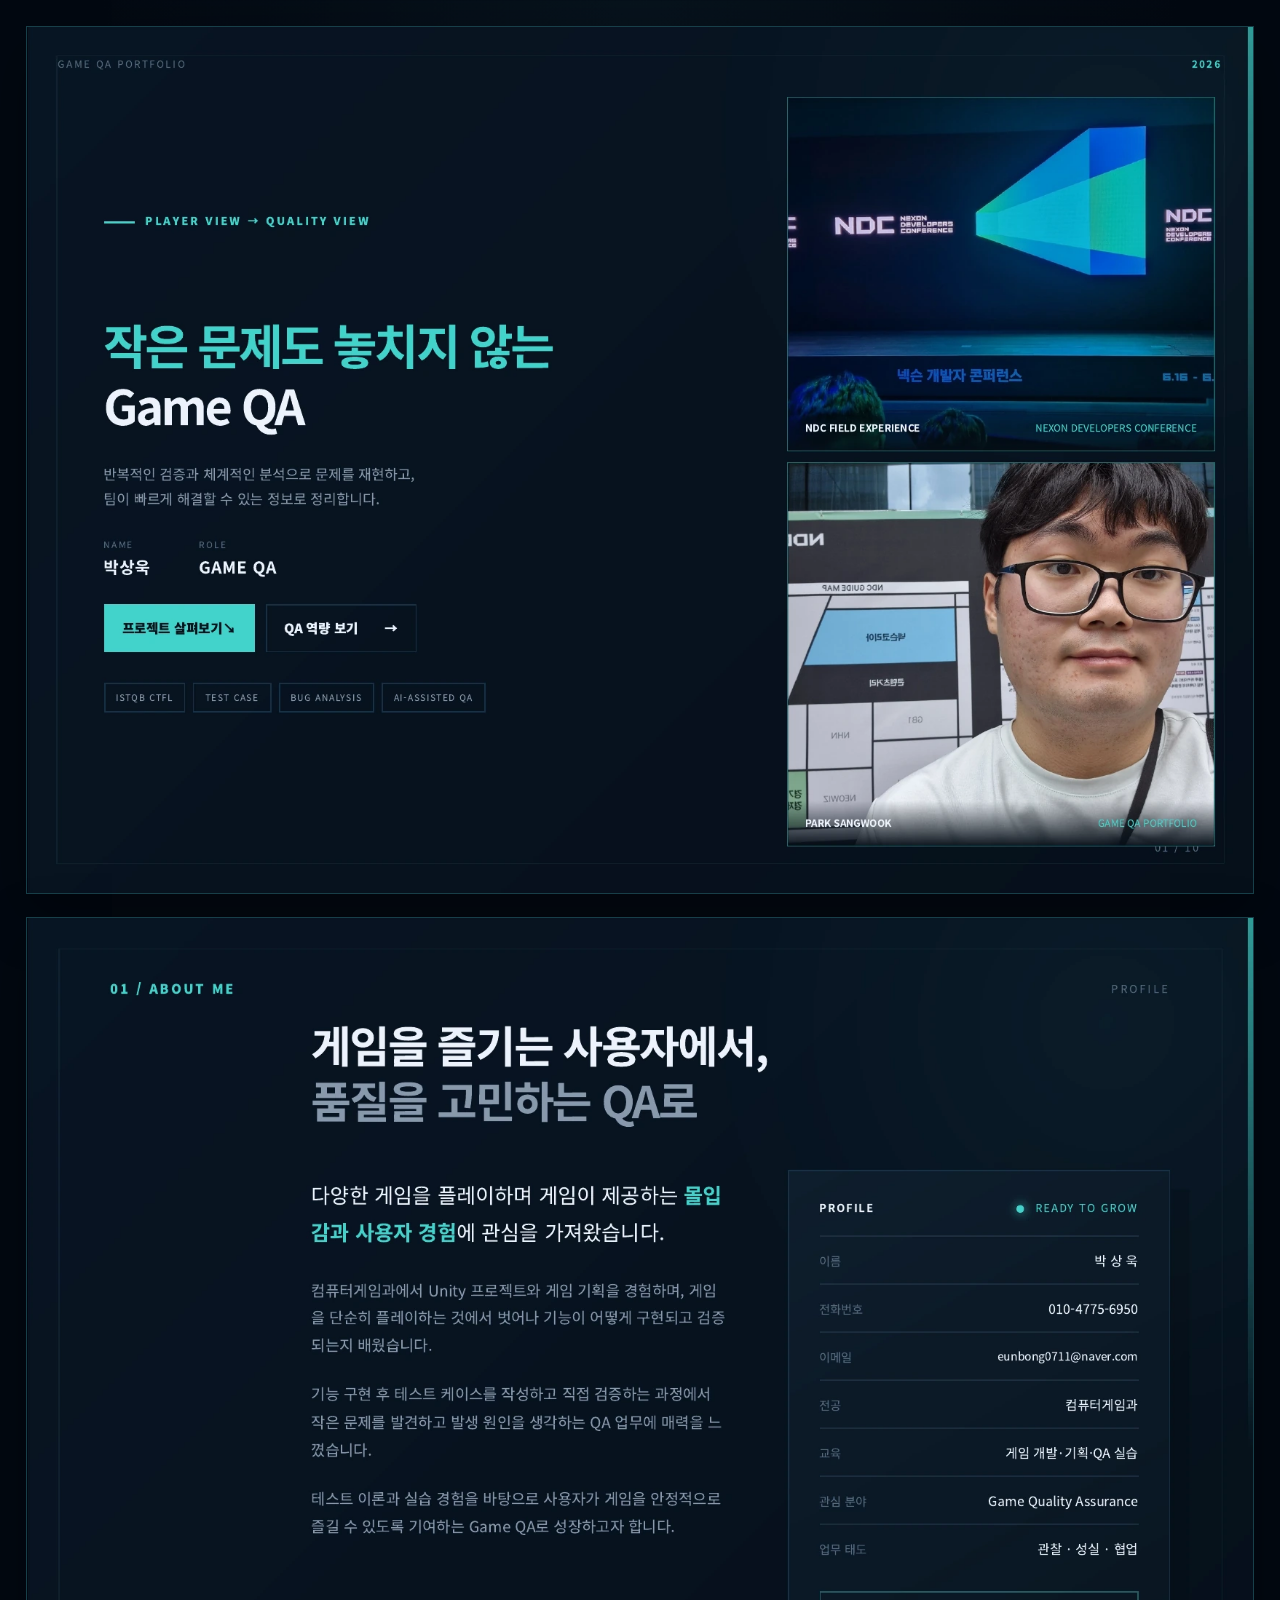
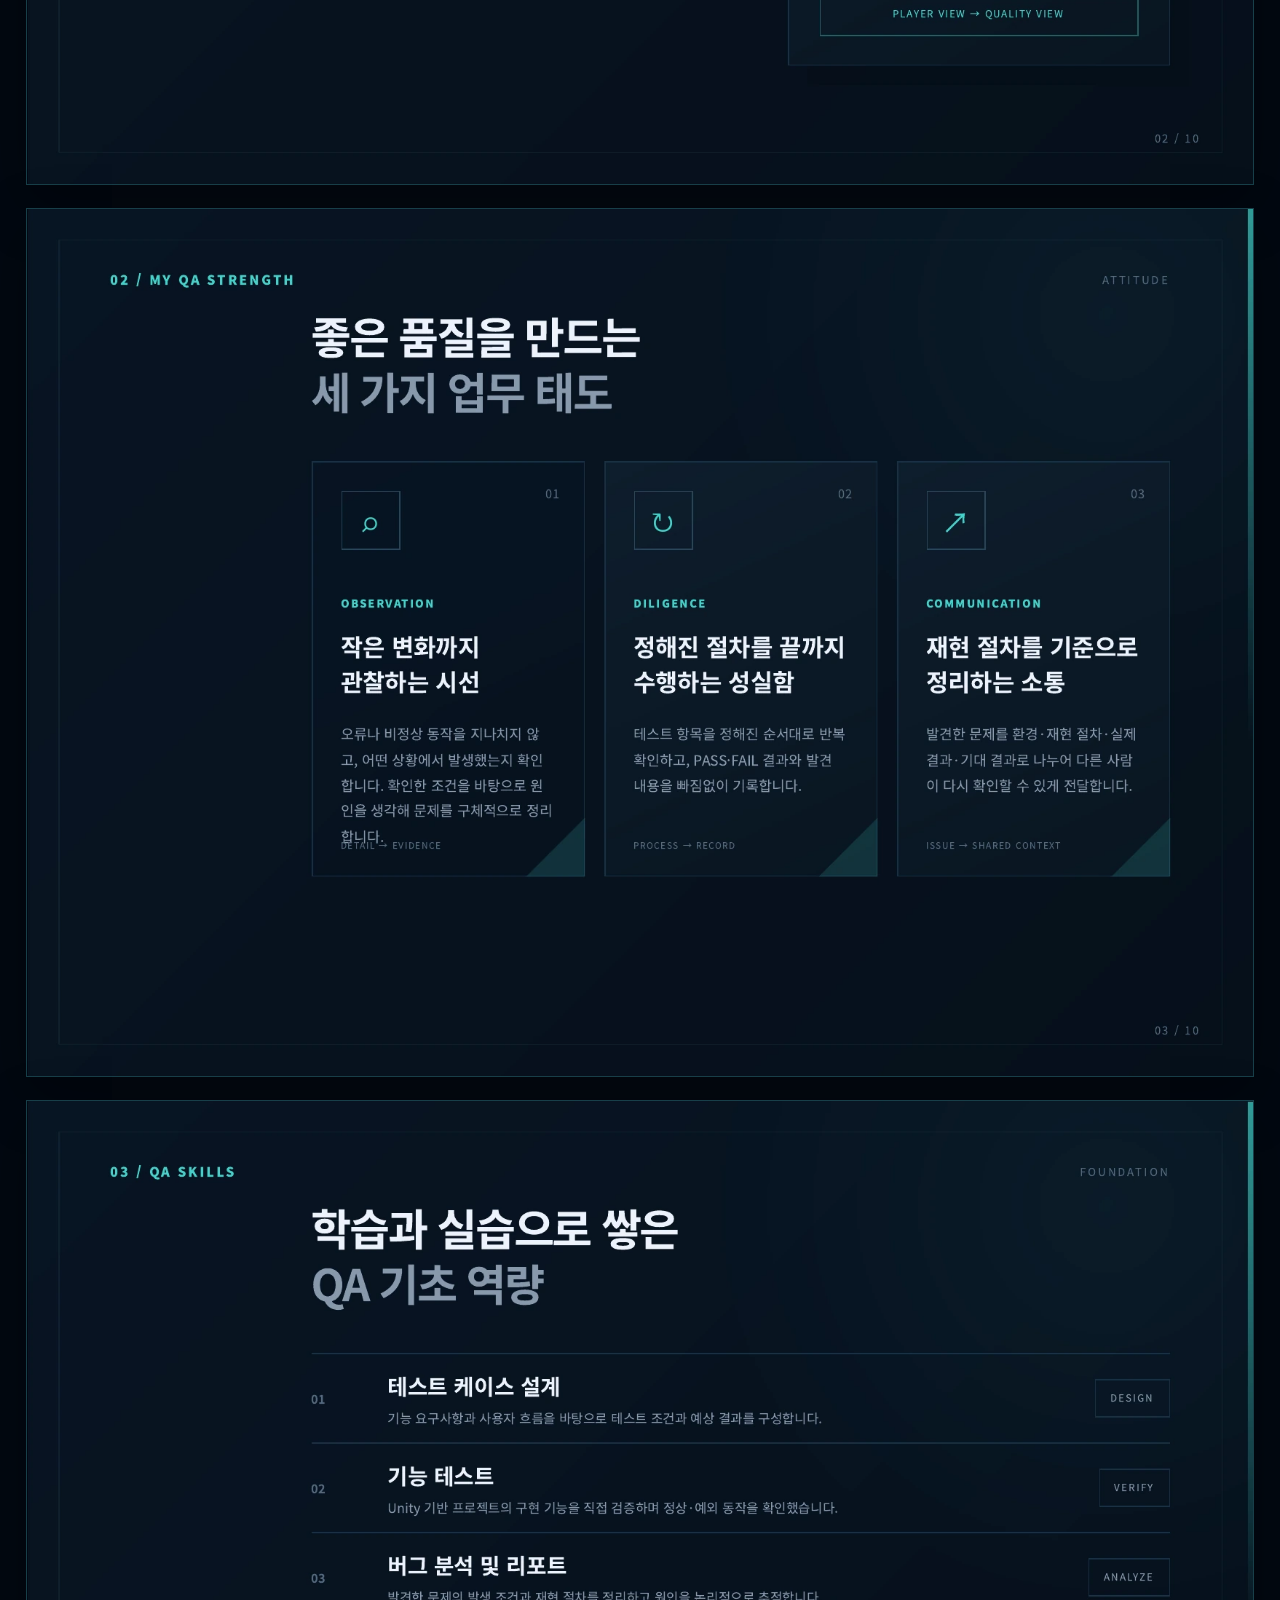
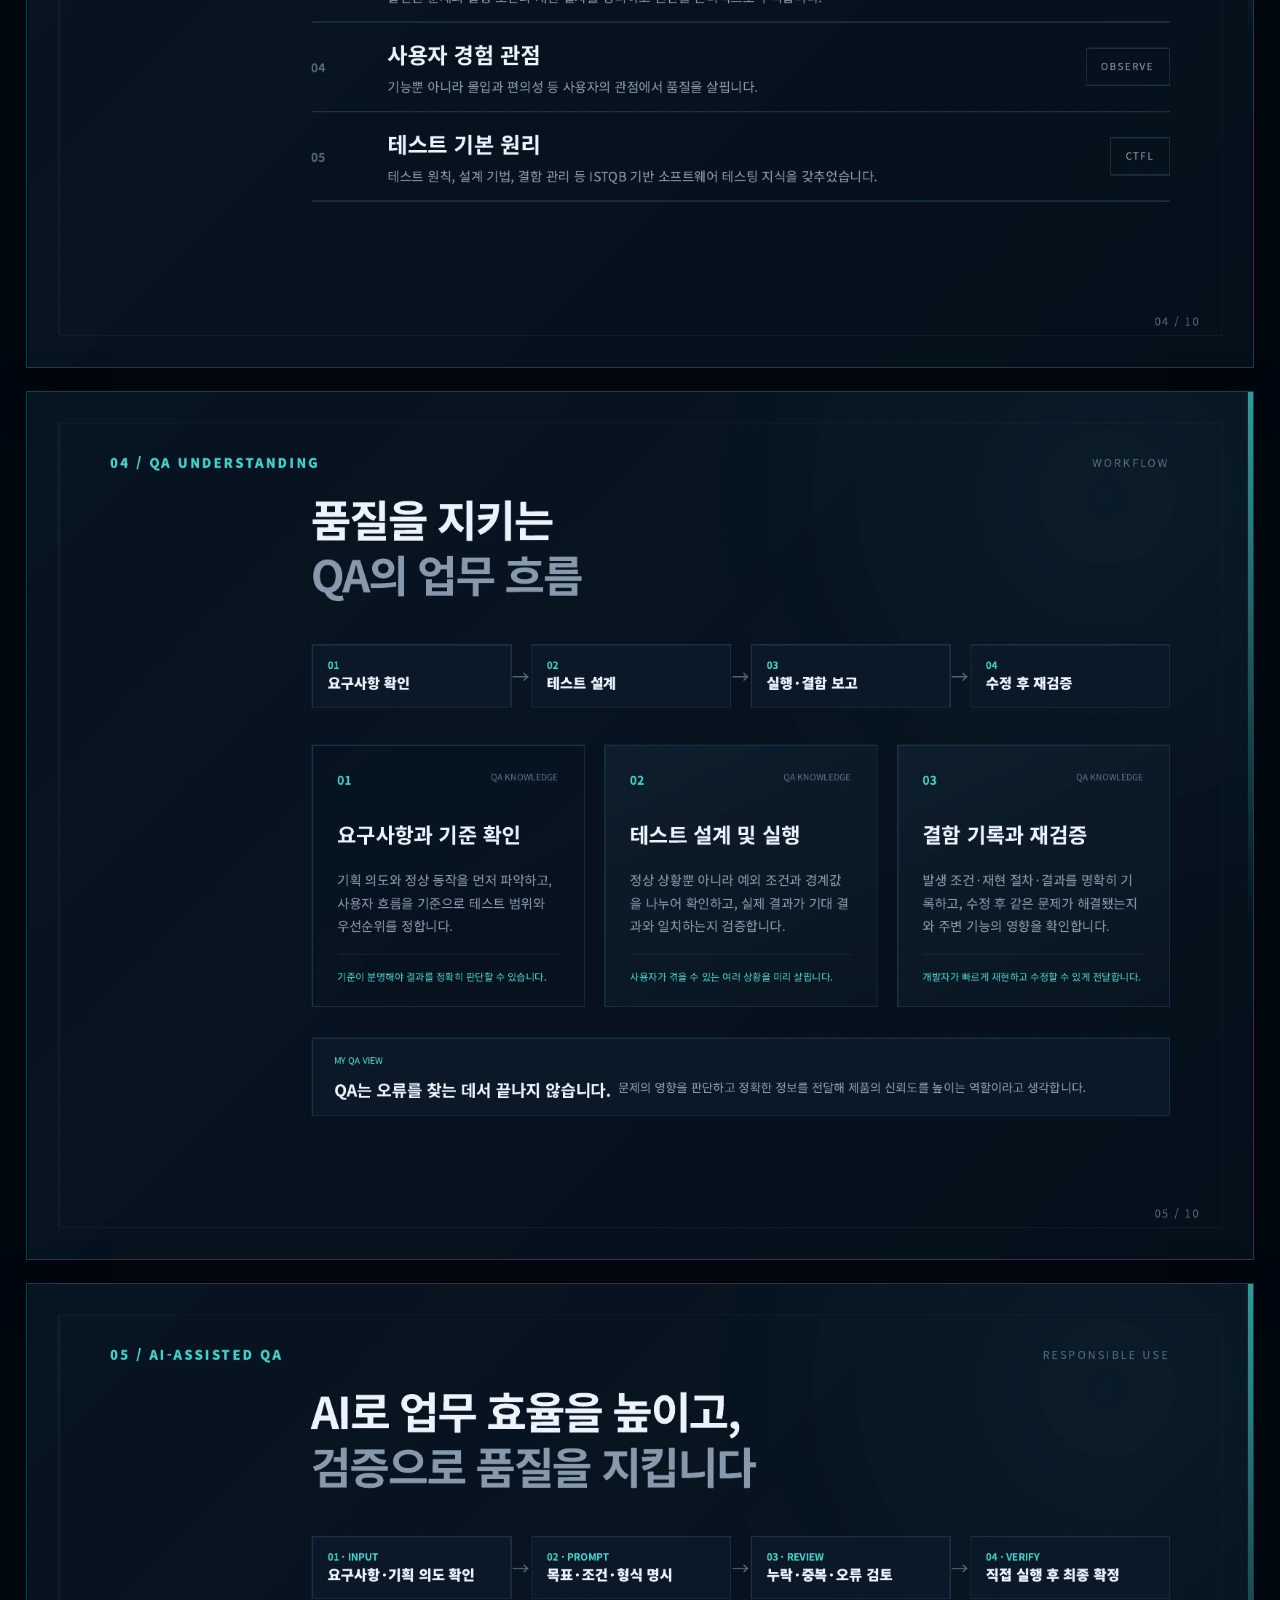
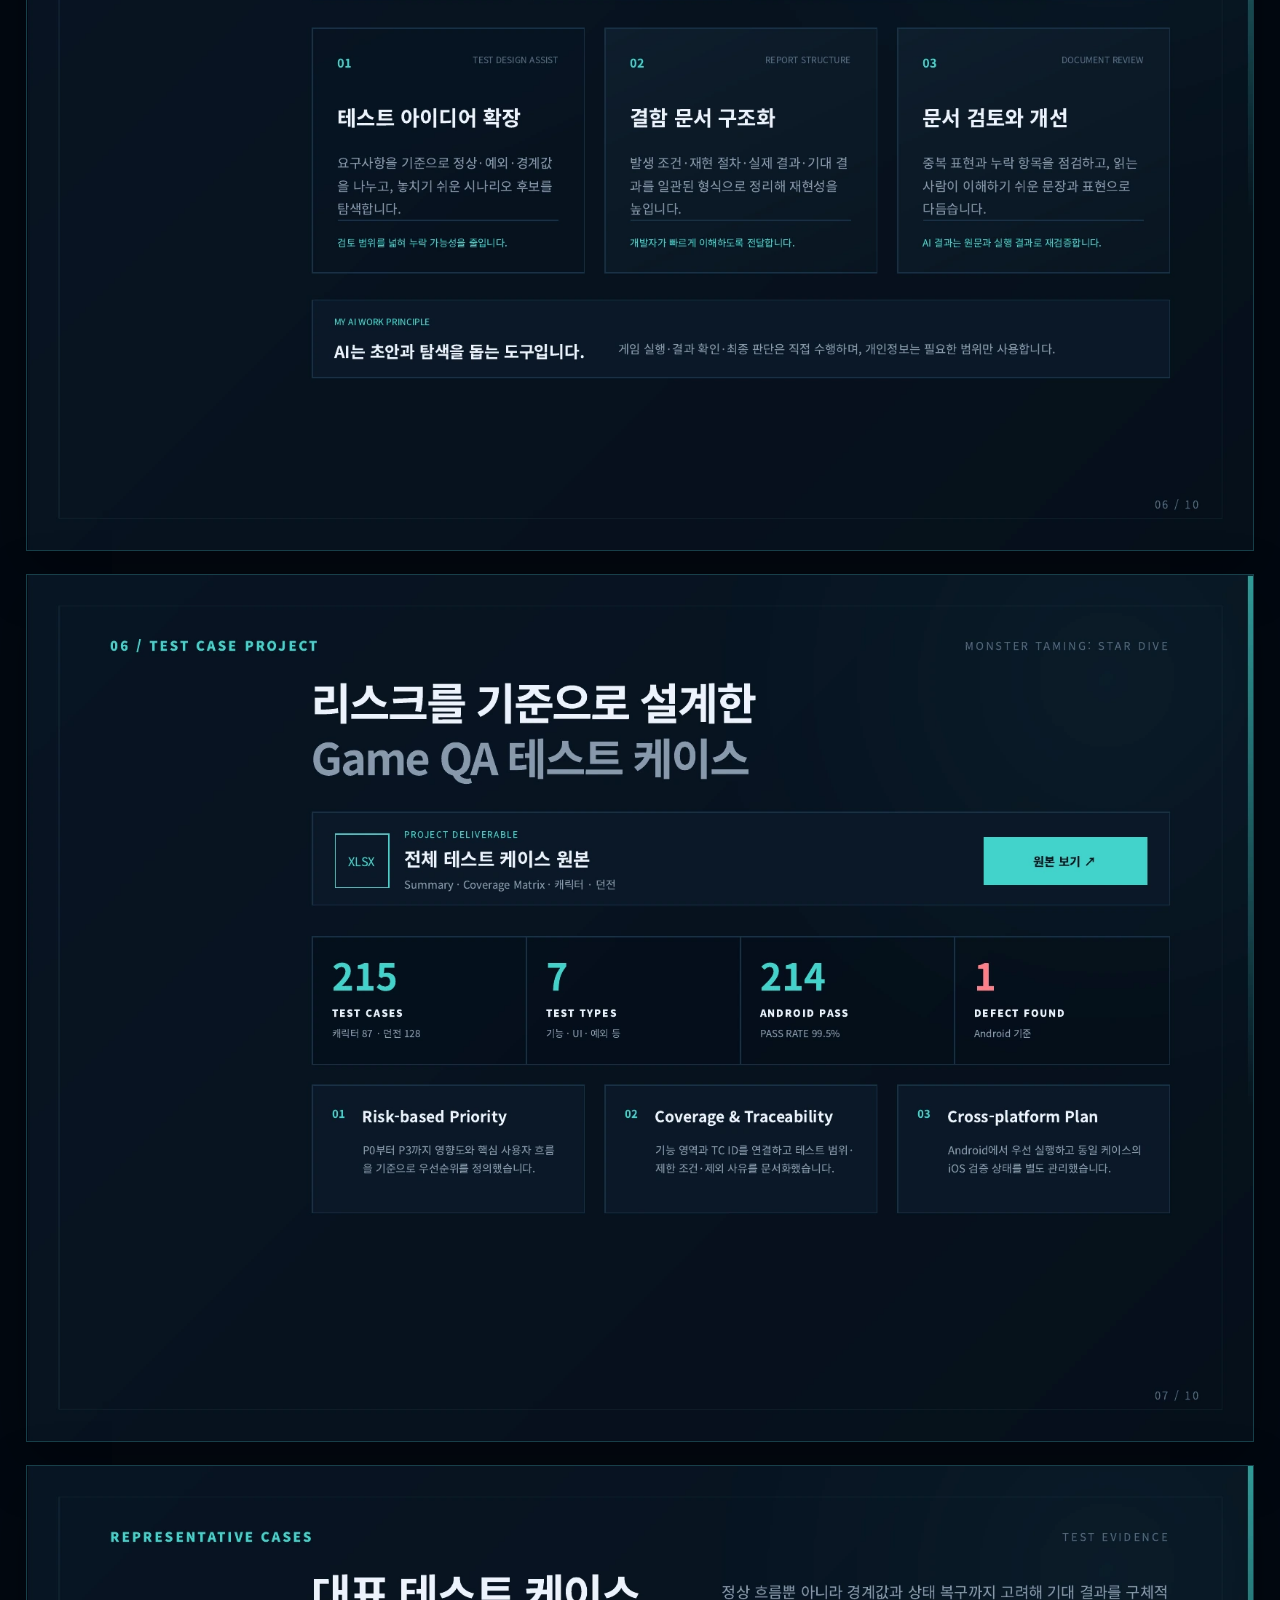
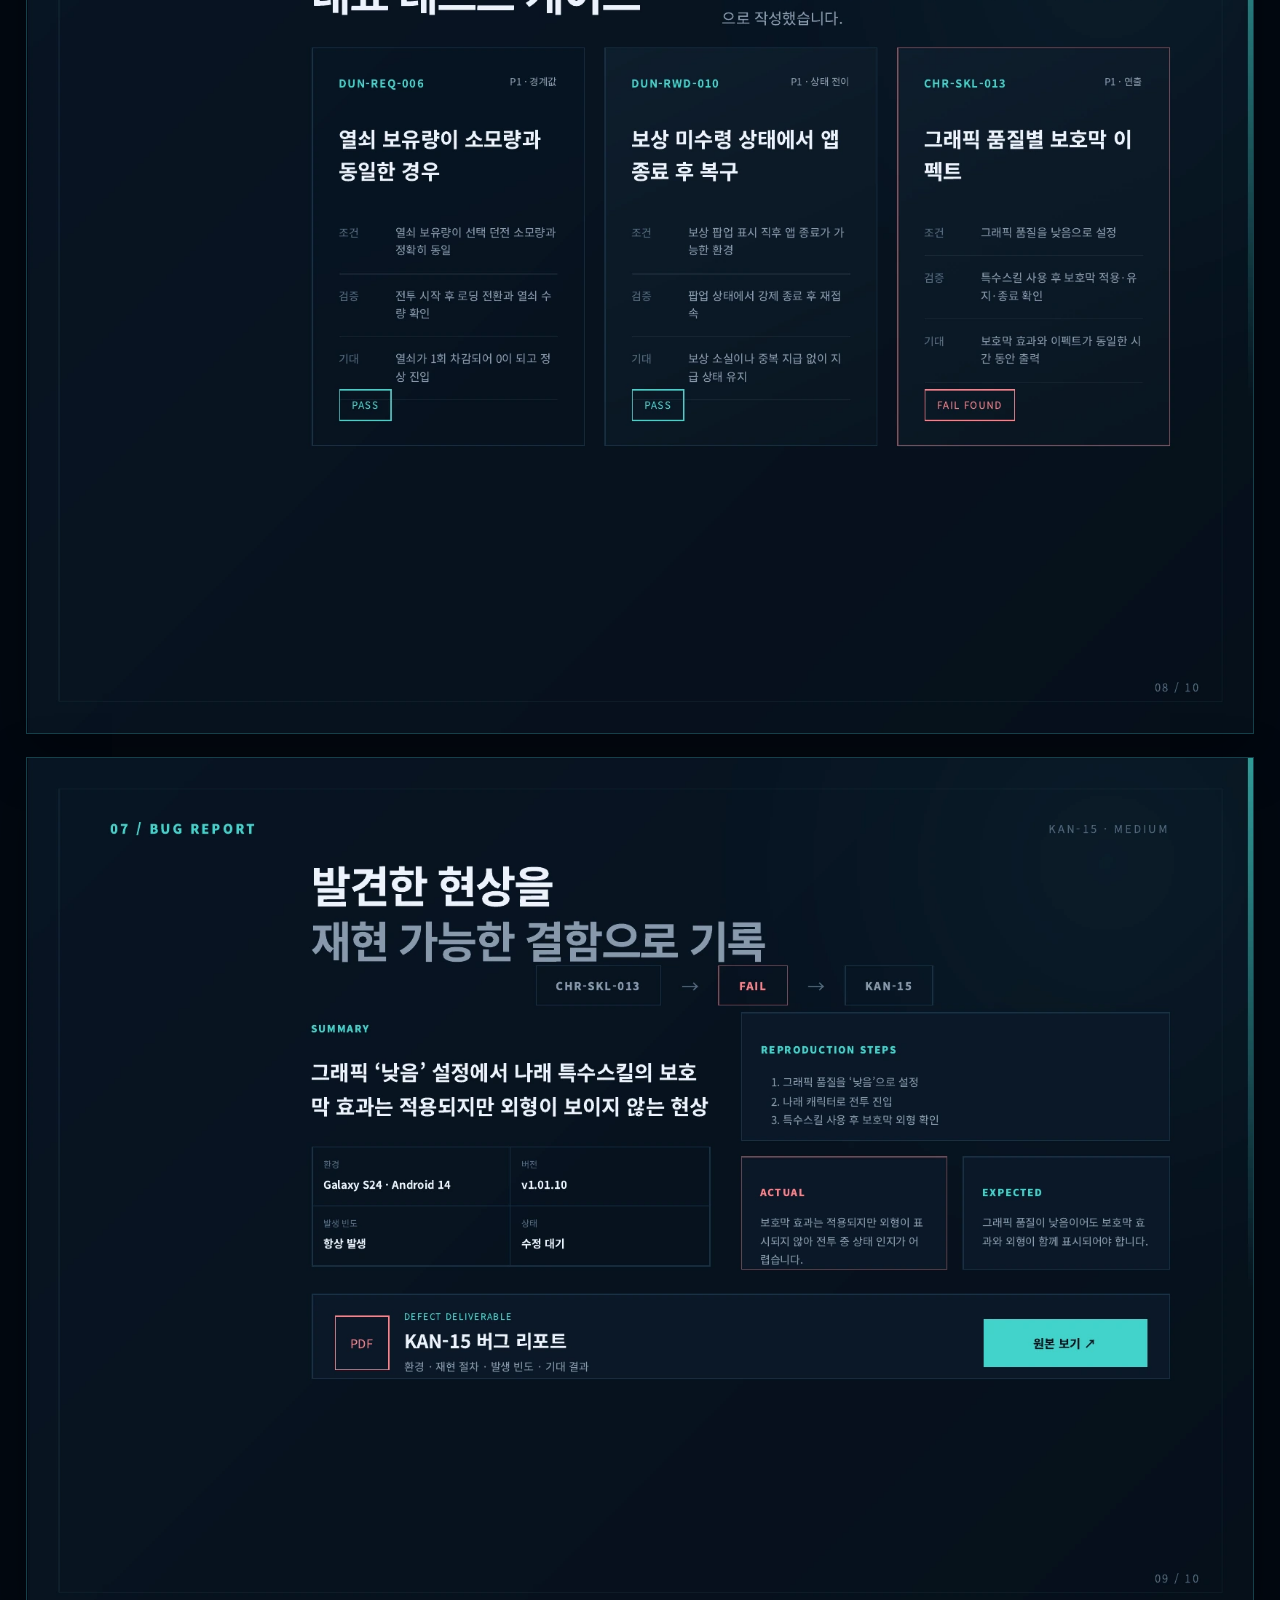
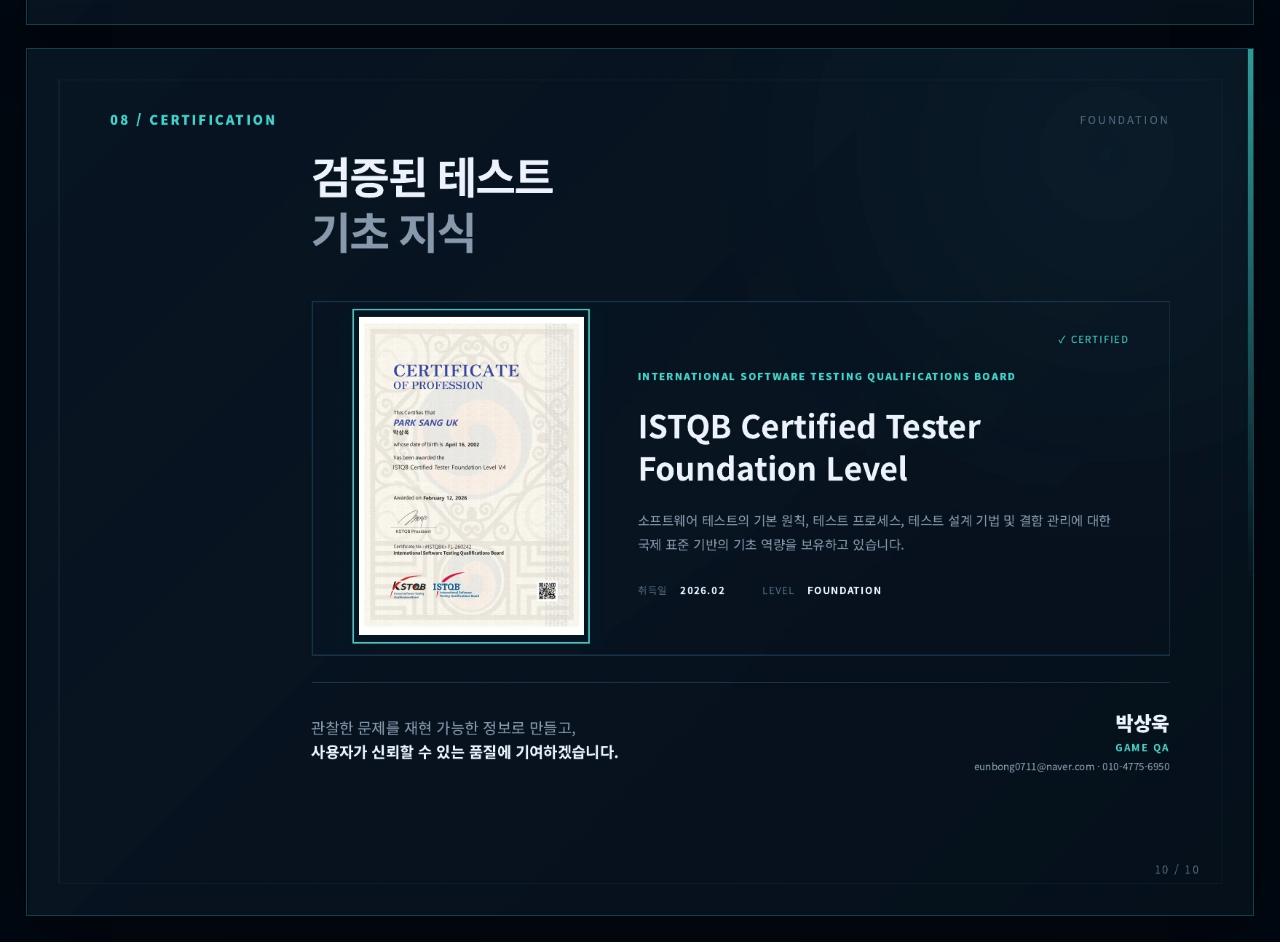
<file: index.html>
<!doctype html>
<html lang="ko">
  <head>
    <meta charset="UTF-8" />
    <meta name="viewport" content="width=device-width, initial-scale=1" />
    <meta name="description" content="박상욱 Game QA 포트폴리오" />
    <title>Game QA Portfolio — 박상욱</title>
    <link rel="stylesheet" href="./styles.css" />
  </head>
  <body>
    <main class="portfolio" aria-label="Game QA 포트폴리오">
      <section class="slide-frame" id="slide-1" aria-label="포트폴리오 1페이지">
        <img src="./slides/slide-01.webp" alt="Game QA 포트폴리오 1페이지" width="1684" height="1190" fetchpriority="high" />
        <button id="projectsButton" class="hotspot hotspot--projects" type="button" aria-label="프로젝트 살펴보기: 7페이지로 이동"></button>
        <button id="skillsButton" class="hotspot hotspot--skills" type="button" aria-label="QA 역량 보기: 4페이지로 이동"></button>
      </section>

      <section class="slide-frame" id="slide-2" aria-label="포트폴리오 2페이지">
        <img src="./slides/slide-02.webp" alt="Game QA 포트폴리오 2페이지" width="1684" height="1190" loading="lazy" />
      </section>

      <section class="slide-frame" id="slide-3" aria-label="포트폴리오 3페이지">
        <img src="./slides/slide-03.webp" alt="Game QA 포트폴리오 3페이지" width="1684" height="1190" loading="lazy" />
      </section>

      <section class="slide-frame" id="slide-4" aria-label="포트폴리오 4페이지">
        <img src="./slides/slide-04.webp" alt="Game QA 포트폴리오 4페이지" width="1684" height="1190" loading="lazy" />
      </section>

      <section class="slide-frame" id="slide-5" aria-label="포트폴리오 5페이지">
        <img src="./slides/slide-05.webp" alt="Game QA 포트폴리오 5페이지" width="1684" height="1190" loading="lazy" />
      </section>

      <section class="slide-frame" id="slide-6" aria-label="포트폴리오 6페이지">
        <img src="./slides/slide-06.webp" alt="Game QA 포트폴리오 6페이지" width="1684" height="1190" loading="lazy" />
      </section>

      <section class="slide-frame" id="slide-7" aria-label="포트폴리오 7페이지">
        <img src="./slides/slide-07.webp" alt="Game QA 포트폴리오 7페이지" width="1684" height="1190" loading="lazy" />
        <a
          class="hotspot hotspot--case"
          href="https://docs.google.com/spreadsheets/d/1hbx3CXFIFtCbK5_5Sm0QAXMJRWcv4BaV/edit?usp=sharing"
          target="_blank"
          rel="noopener noreferrer"
          aria-label="전체 테스트 케이스 원본을 새 탭에서 열기"
        ></a>
      </section>

      <section class="slide-frame" id="slide-8" aria-label="포트폴리오 8페이지">
        <img src="./slides/slide-08.webp" alt="Game QA 포트폴리오 8페이지" width="1684" height="1190" loading="lazy" />
      </section>

      <section class="slide-frame" id="slide-9" aria-label="포트폴리오 9페이지">
        <img src="./slides/slide-09.webp" alt="Game QA 포트폴리오 9페이지" width="1684" height="1190" loading="lazy" />
        <a
          class="hotspot hotspot--bug"
          href="https://drive.google.com/file/d/1oeCyYKT9EicnQ7_fClcqoOf2HO4-Ij6W/view?usp=sharing"
          target="_blank"
          rel="noopener noreferrer"
          aria-label="KAN-15 버그 리포트 원본을 새 탭에서 열기"
        ></a>
      </section>

      <section class="slide-frame" id="slide-10" aria-label="포트폴리오 10페이지">
        <img src="./slides/slide-10.webp" alt="Game QA 포트폴리오 10페이지" width="1684" height="1190" loading="lazy" />
      </section>
    </main>

    <script src="./script.js"></script>
  </body>
</html>
</file>
<file: styles.css>
:root {
  color-scheme: dark;
  --background: #020811;
  --border: rgba(86, 215, 210, 0.22);
  --accent: #42d3cb;
}

* {
  box-sizing: border-box;
}

html {
  scroll-behavior: smooth;
  background: var(--background);
}

body {
  min-width: 20rem;
  min-height: 100%;
  margin: 0;
  overflow-x: hidden;
  background:
    radial-gradient(circle at 50% 0, rgba(34, 93, 111, 0.12), transparent 34rem),
    var(--background);
}

button,
a {
  -webkit-tap-highlight-color: transparent;
}

.portfolio {
  display: grid;
  gap: clamp(0.65rem, 1.8vw, 1.75rem);
  width: min(100%, 112rem);
  margin: 0 auto;
  padding: clamp(0.5rem, 2vw, 2rem);
}

.slide-frame {
  position: relative;
  width: 100%;
  aspect-ratio: 841.92 / 594.96;
  overflow: hidden;
  scroll-margin-top: clamp(0.5rem, 2vw, 2rem);
  background: #071523;
  border: 1px solid var(--border);
  box-shadow: 0 1.25rem 3.5rem rgba(0, 0, 0, 0.32);
}

.slide-frame img {
  display: block;
  width: 100%;
  height: 100%;
  object-fit: contain;
  user-select: none;
  -webkit-user-drag: none;
}

.hotspot {
  position: absolute;
  display: block;
  padding: 0;
  border: 0;
  border-radius: 0.1rem;
  background: transparent;
  cursor: pointer;
}

.hotspot--projects {
  left: 6.3%;
  top: 66.7%;
  width: 12.3%;
  height: 5.6%;
}

.hotspot--skills {
  left: 19.5%;
  top: 66.7%;
  width: 12.3%;
  height: 5.6%;
}

.hotspot--case {
  left: 77.9%;
  top: 30.2%;
  width: 13.5%;
  height: 5.7%;
}

.hotspot--bug {
  left: 77.9%;
  top: 64.7%;
  width: 13.5%;
  height: 5.8%;
}

.hotspot:hover,
.hotspot:focus-visible {
  outline: 3px solid rgba(255, 255, 255, 0.92);
  outline-offset: -3px;
  box-shadow: 0 0 1.25rem rgba(66, 211, 203, 0.75);
}

@media (max-width: 700px) {
  .portfolio {
    gap: 0.35rem;
    padding: 0;
  }

  .slide-frame {
    border-right: 0;
    border-left: 0;
    scroll-margin-top: 0;
    box-shadow: none;
  }
}

@media (prefers-reduced-motion: reduce) {
  html {
    scroll-behavior: auto;
  }
}
</file>
